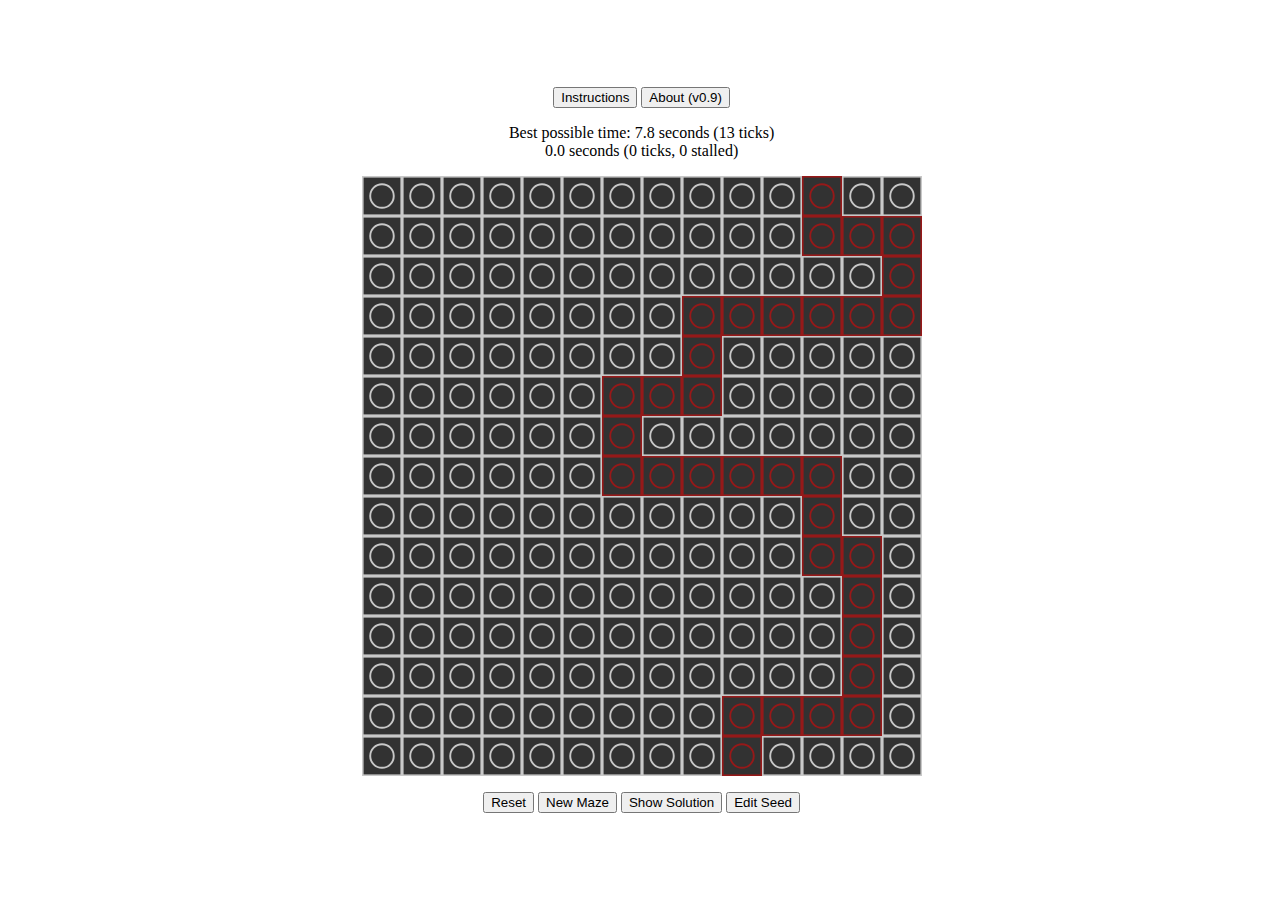
<file: osrs/sotetseg/index.html>
<!DOCTYPE html>
<html>
<head>
	<title>Sotetseg Maze Trainer</title>
	<link rel="stylesheet" type="text/css" href="style.css">
	<meta charset="utf-8"/>
</head>
<body onresize="resize()">
<div class="center-wrapper-parent">
	<div class="canvas-wrapper">
		<p align="center">
			<button onclick="showInstructions()">Instructions</button>
			<button onclick="showAbout()">About (v0.9)</button>
		</p>
		<div id="par" align="center">Best possible time: 0.0 seconds (0 ticks)</div>
		<div id="timer" align="center">Your time: 0.0 seconds (0 ticks, 0 stalled)</div>
		<p align="center"></p>
		<canvas id="sotetseg-maze" tabindex="1"></canvas>
		<p align="center">
			<button onclick="reset()">Reset</button>
			<button onclick="newSession()">New Maze</button>
			<button onclick="showSolution()">Show Solution</button>
			<button onclick="editSeed()">Edit Seed</button>
		</p>
	</div>
</div>
<script type="text/javascript" src="sotetseg.js"></script>
</body>
</html>
</file>
<file: osrs/sotetseg/style.css>
#sotetseg-maze {
  display: block;
  margin: 0 auto;
}

.canvas-wrapper {
  position: absolute;
  top: 50%;
  transform: translateY(-50%);
  width: 99%; // temporary fix to remove horiz scrollbar... will have to fix properly eventually
}

.canvas-wrapper-parent {
  transform-style: preserve-3d;
}
</file>
